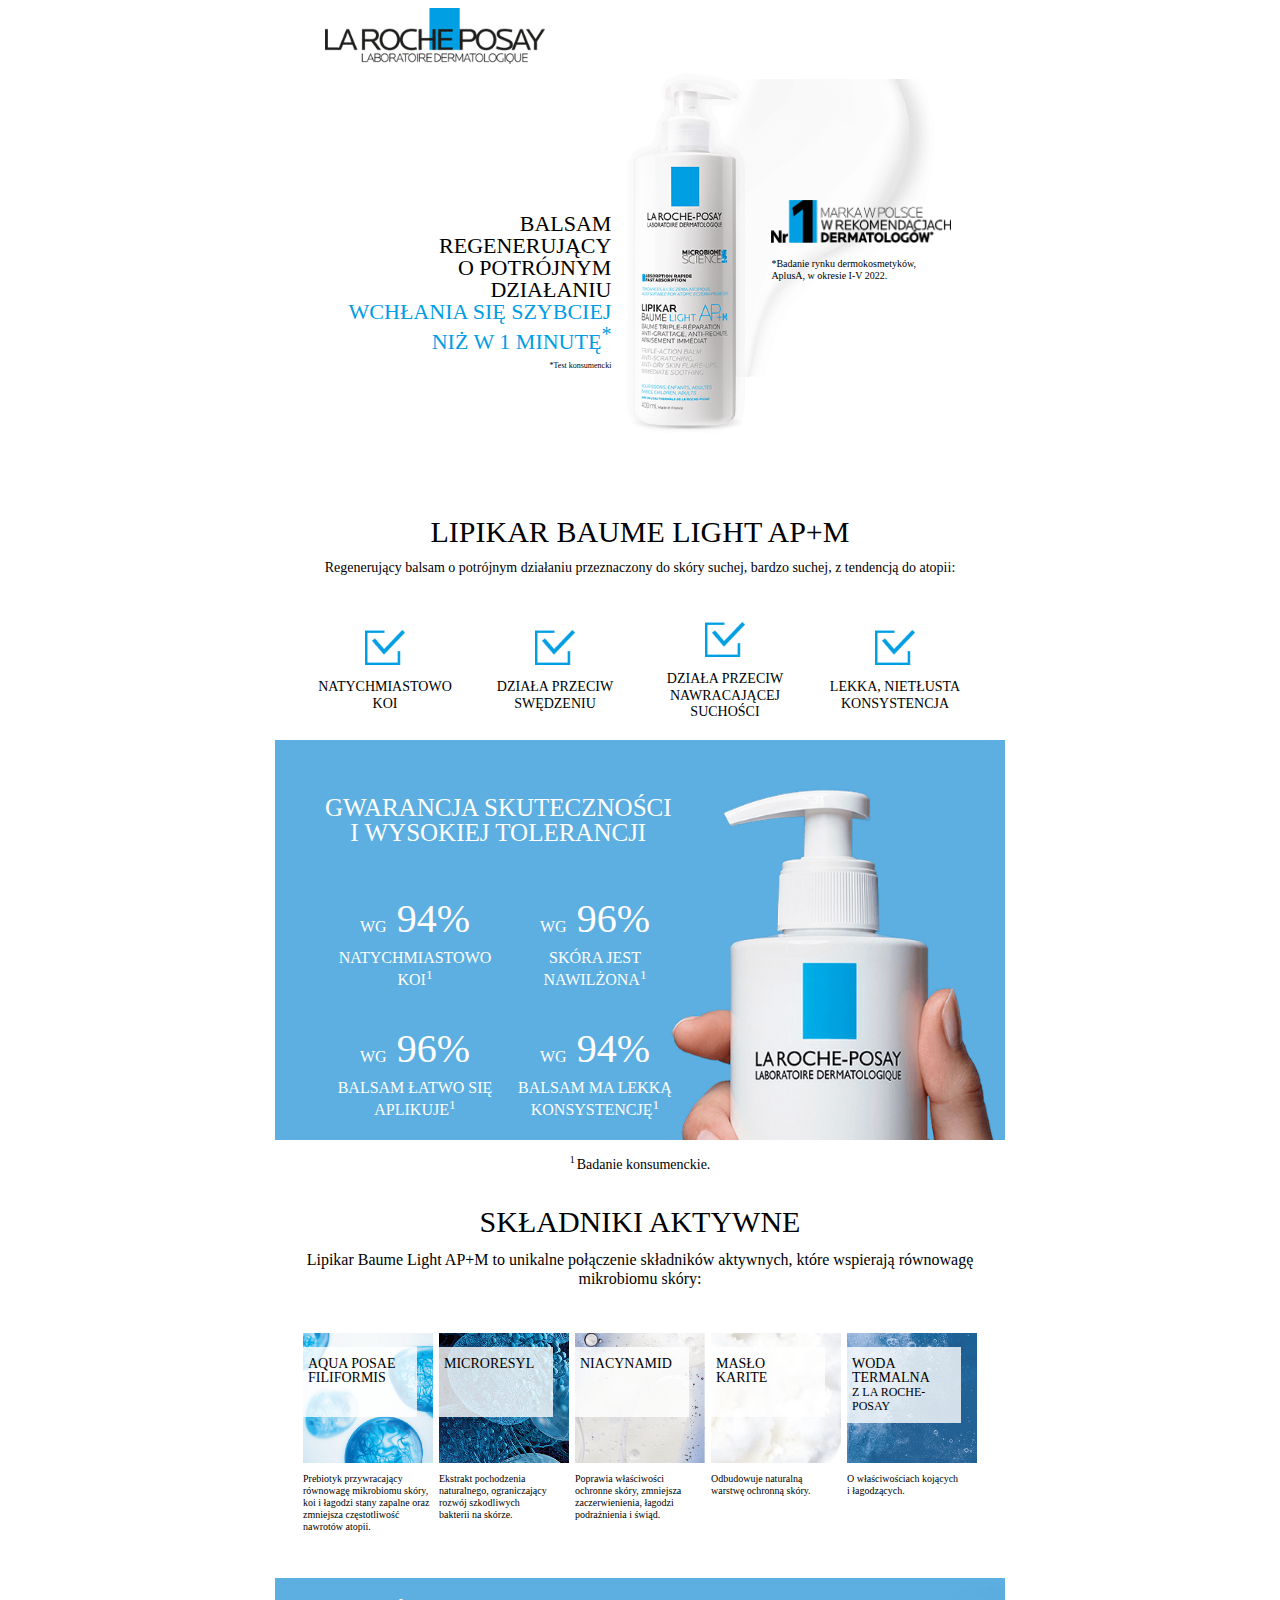
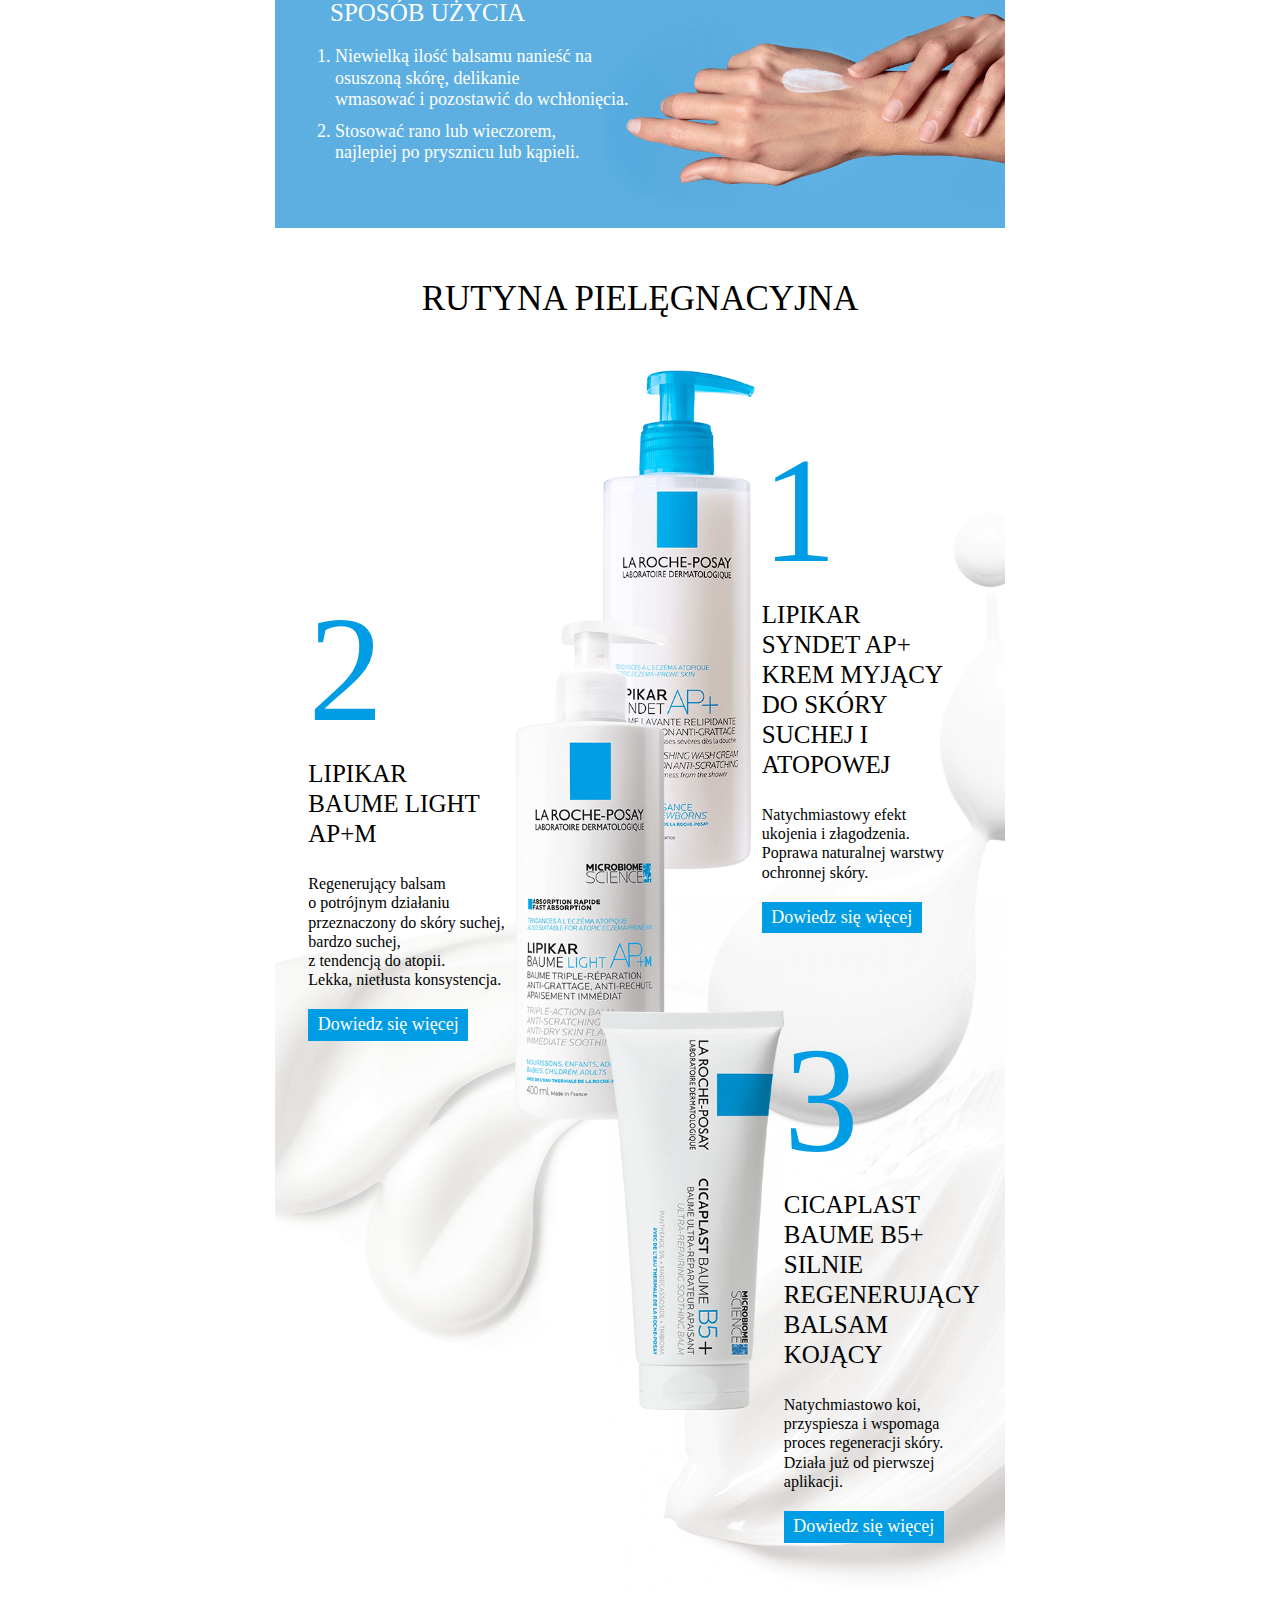
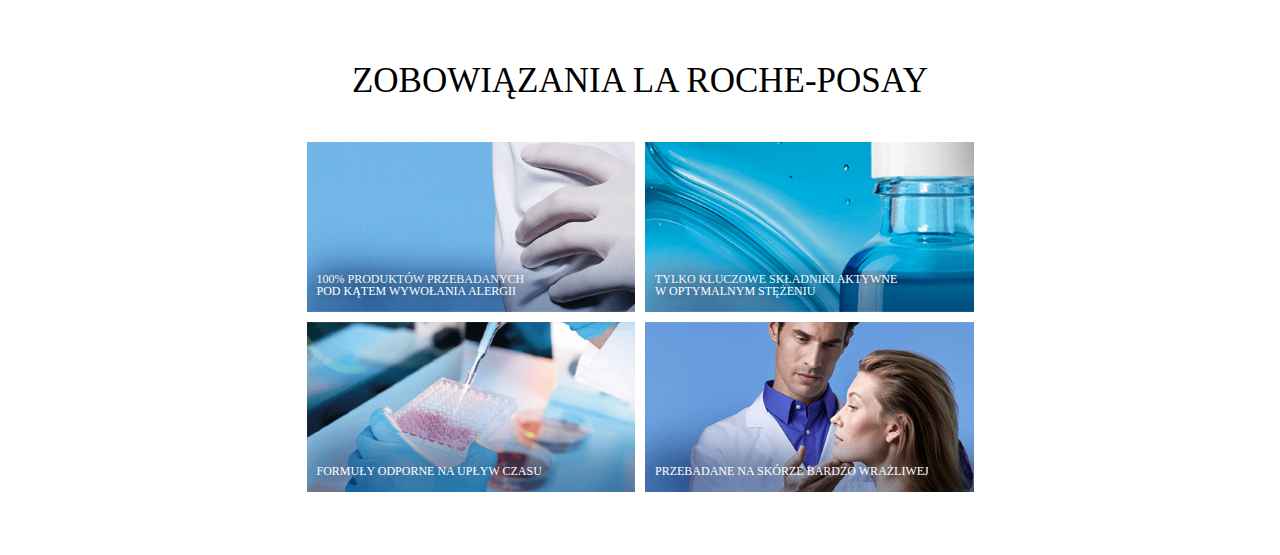
<file: 3337875803786.html>
<!DOCTYPE html>
<html lang="pl">
<head>
    <meta charset="UTF-8">
    <meta http-equiv="X-UA-Compatible" content="IE=edge">
    <meta name="viewport" content="width=device-width, initial-scale=1.0">
    <title>Lipikar Baume Light AP+M</title>
    <link rel="stylesheet" href="./3337875803786/style/style.css">
</head>
<body>
    <div id="es-loreal" class="es-loreal">

        <div class="es-kv">
            <img class="es-kv__brand" src="./3337875803786/images/la-roche-posay-logo.png" alt="">
            <div class="es-kv__content">
                <div class="es-kv__text">
                    <p class="es-kv__title">
                        BALSAM <br> REGENERUJĄCY <br> O POTRÓJNYM <br> DZIAŁANIU <br> <span>WCHŁANIA SIĘ SZYBCIEJ <br> NIŻ W 1 MINUTĘ<sup>*</sup></span> 
                    </p>
                    <p class="es-kv__claim">*Test konsumencki</p>
                </div>
                <div class="es-kv__packshot">
                    <img src="./3337875803786/images/kv-packshot.png" alt="Lipikar Sydnet AP+ krem myjący do skóry suchej i atopowej">
                </div>
            </div>
            <div class="es-kv__logo">
                <img src="./3337875803786/images/nr-1-logo.png" alt="">
                <p class="es-kv__claim es-kv__claim--logo">*Badanie rynku dermokosmetyków, AplusA, w okresie I-V 2022.</p>
            </div>
        </div>

        <div class="es-effects">
            <p class="es-effects__title"><strong>LIPIKAR</strong> BAUME LIGHT AP+M</p>
            <p class="es-effects__subtitle">Regenerujący balsam o potrójnym działaniu przeznaczony do skóry suchej, 
                bardzo suchej, z tendencją do atopii:</p>
            <div class="es-effects__icons">
                <div class="es-effects__single">
                    <img src="./3337875803786/images/tick-icon.png" alt="">
                    <p class="es-effects__text">natychmiastowo <br> koi </p>
                </div>

                <div class="es-effects__single">
                    <img src="./3337875803786/images/tick-icon.png" alt="">
                    <p class="es-effects__text">działa przeciw <br> swędzeniu</p>
                </div>

                <div class="es-effects__single">
                    <img src="./3337875803786/images/tick-icon.png" alt="">
                    <p class="es-effects__text">działa przeciw <br> nawracającej <br> suchości</p>
                </div>

                <div class="es-effects__single">
                    <img src="./3337875803786/images/tick-icon.png" alt="">
                    <p class="es-effects__text">LEKKA, NIETŁUSTA <br> KONSYSTENCJA</p>
                </div>
            </div>
        </div>

        <div class="es-results">
            <p class="es-results__title"><strong>Gwarancja skuteczności</strong><br> i wysokiej tolerancji</p>
            <div class="es-results__content">
                <div class="es-results__single">
                    <p class="es-results__percent"> <span>wg</span>
                        94%</p>
                    <p class="es-results__text">NATYCHMIASTOWO KOI<sup>1</sup></p>
                </div>
                <div class="es-results__single">
                    <p class="es-results__percent"> <span>wg</span>
                        96%</p>
                    <p class="es-results__text">SKÓRA JEST NAWILŻONA<sup>1</sup></p>
                </div>
            </div>
            <div class="es-results__content">
                <div class="es-results__single">
                    <p class="es-results__percent"> <span>wg</span>
                        96%</p>
                    <p class="es-results__text">balsam łatwo się <br> aplikuje<sup>1</sup></p>
                </div>
                <div class="es-results__single">
                    <p class="es-results__percent"> <span>wg</span>
                        94%</p>
                    <p class="es-results__text">balsam ma lekką <br> konsystencję<sup>1</sup></p>
                </div>
            </div>
        </div>
        <div class="es-results-badanie">
            <p> <sup>1</sup>Badanie konsumenckie.</p>
        </div>

        <div class="es-ingr">
            <p class="es-ingr__title">składniki aktywne</p>
         
            <div class="es-ingr__text">
                Lipikar Baume Light AP+M to unikalne połączenie składników aktywnych, 
                które wspierają równowagę mikrobiomu skóry:

            </div>
            <div class="es-ingr__container">
                <div class="es-ingr__single">
                    <div class="es-ingr__main es-ingr__main--1">
                        <p class="es-ingr__name"><strong>aqua posae <br> FILIFORMIS</strong>
                       
                        </p>
                    </div>
                    <p class="es-ingr__desc">
                        Prebiotyk przywracający <br> równowagę mikrobiomu skóry,
                        koi i łagodzi stany zapalne
                        oraz zmniejsza częstotliwość nawrotów atopii.
                    </p>
                </div>

                <div class="es-ingr__single">
                    <div class="es-ingr__main es-ingr__main--2">
                        <p class="es-ingr__name"><strong>microresyl</strong>

                        </p>
                    </div>
                    <p class="es-ingr__desc">
                        Ekstrakt pochodzenia <br> naturalnego, 
                        ograniczający <br> rozwój szkodliwych bakterii&nbsp;na&nbsp;skórze.
                    </p>
                </div>

                <div class="es-ingr__single">
                    <div class="es-ingr__main es-ingr__main--3">
                        <p class="es-ingr__name"><strong>niacynamid</strong>
                        </p>
                    </div>
                    <p class="es-ingr__desc">
                        Poprawia właściwości <br> ochronne skóry, 
                        zmniejsza zaczerwienienia, łagodzi podrażnienia&nbsp;i&nbsp;świąd.
                    </p>
                </div>

                <div class="es-ingr__single">
                    <div class="es-ingr__main es-ingr__main--4">
                        <p class="es-ingr__name"><strong>masło <br>karite</strong>
                        </p>
                    </div>
                    <p class="es-ingr__desc">
                        Odbudowuje naturalną <br> warstwę ochronną skóry.
                    </p>
                </div>

                <div class="es-ingr__single">
                    <div class="es-ingr__main es-ingr__main--5">
                        <p class="es-ingr__name"><strong>woda <br> termalna</strong>
                        <br> <span>z la roche-posay</span>
                        </p>
                    </div>
                    <p class="es-ingr__desc">O właściwościach kojących <br>
                        i łagodzących.</p>
                </div>
            </div>
        </div>

        <div class="es-use">
            <div class="es-use__content">
                <p class="es-use__title">sposób użycia</p>
                <ol class="es-use__list">
                    <li>Niewielką ilość balsamu nanieść&nbsp;na osuszoną skórę, 
                        delikanie wmasować&nbsp;i&nbsp;pozostawić do wchłonięcia.</li>
                    <li>Stosować rano lub wieczorem, najlepiej&nbsp;po&nbsp;prysznicu lub kąpieli.</li>
                </ol>
            </div>
        </div>
        <div class="es-cross__mainTitle"><p>rutyna <strong>pielęgnacyjna</strong></p></div>
        <div class="es-cross">
            <div class="es-cross__single es-cross__single--1">
                <img src="./3337875803786/images/cross-1.png" alt="Lipikar Sydnet AP+ krem myjący do skóry suchej i atopowej">
                <div class="es-cross__content">
                    <p class="es-cross__number">1</p>
                    <p class="es-cross__name"><strong>LIPIKAR SYNDET AP+ </strong> <br> 
                        KREM MYJĄCY DO SKÓRY SUCHEJ
                        I ATOPOWEJ</p>
                    <p class="es-cross__desc">
                        Natychmiastowy efekt ukojenia i złagodzenia. 
                        Poprawa naturalnej warstwy ochronnej skóry. 
                    </p>
                    <a href="https://www.superpharm.pl/la-roche-posay-lipikar-syndet-ap-1308-400-ml-120093.html" target="_blank" class="es-cross__link">Dowiedz się więcej</a>
                </div>
            </div>

            <div class="es-cross__single es-cross__single--2">
                <div class="es-cross__content">
                    <p class="es-cross__number">2</p>
                    <p class="es-cross__name"><strong>LIPIKAR</strong> <br>baume light <br> AP+M</p>
                    <p class="es-cross__desc">
                        Regenerujący balsam <br>
                        o potrójnym działaniu przeznaczony 
                        do skóry suchej, bardzo suchej, <br>
                        z tendencją do atopii. <br>
                        Lekka, nietłusta konsystencja.
                    </p>
                    <a href="https://www.superpharm.pl/la-roche-posay-lipikar-baume-light-ap-m-38314-400-ml-169583.html" target="_blank" class="es-cross__link">Dowiedz się więcej</a>
                </div>
                <img src="./3337875803786/images/cross-2.png" alt="Regenerujący balsam Lipikar baume light AP+M">
            </div>

            <div class="es-cross__single es-cross__single--3">
                <img src="./3337875803786/images/cross-3.png" alt="Cicaplast baume B5+ silnie regenerujący balsam kojący">
                <div class="es-cross__content">
                    <p class="es-cross__number">3</p>
                    <p class="es-cross__name"><strong>CICAPLAST <br>
                        baume B5+</strong> <br>
                        SILNIE <br>
                        REGENERUJĄCY <br>
                        BALSAM KOJĄCY</p>
                    <p class="es-cross__desc">
                        Natychmiastowo koi, przyspiesza i wspomaga 
                        proces regeneracji skóry. Działa już od pierwszej aplikacji.
                    </p>
                    <a href="https://www.superpharm.pl/la-roche-posay-cicaplast-b5-34748-100-ml-163776.html" target="_blank" class="es-cross__link">Dowiedz się więcej</a>
                </div>
            </div>
        </div>

        <div class="es-obligations">
            <p class="es-obligations__title es-obligations__title--desktop">zobowiązania <strong>la roche-posay</strong></p>
            <p class="es-obligations__title es-obligations__title--mobile">zobowiązania <br> <strong>la roche-posay</strong></p>
            <div class="es-obligations__ctn">
                <div class="es-obligations__single es-obligations__single--1">
                    <p class="es-obligations__text">
                        100% produktów przebadanych <br> pod kątem wywołania alergii
                    </p>
                </div>
                <div class="es-obligations__single es-obligations__single--2">
                    <p class="es-obligations__text">
                        tylko kluczowe składniki aktywne <br> w optymalnym stężeniu
                    </p>
                </div>
            </div>

            <div class="es-obligations__ctn">
                <div class="es-obligations__single es-obligations__single--3">
                    <p class="es-obligations__text">
                        formuły odporne na upływ czasu
                    </p>
                </div>
                <div class="es-obligations__single es-obligations__single--4">
                    <p class="es-obligations__text">
                        przebadane na skórze bardzo wrażliwej
                    </p>
                </div>
            </div>

        </div>
    </div>
</body>
</html>
</file>
<file: 3337875803786/style/style.css>
/* Locator Light */
@font-face {
  font-family: "Locator Light";
  src:  url("https://estorelabs.github.io/es-hosting/fonts/Locator/LocatorLight.woff2") format("woff2"),
        url("https://estorelabs.github.io/es-hosting/fonts/Locator/LocatorLight.woff") format("woff");
  font-weight: 200;
  font-style: normal;
  font-display: swap;
}
/* Locator Web Medium */
@font-face {
  font-family: "Locator Medium";
  src:  url("https://estorelabs.github.io/es-hosting/fonts/Locator/LocatorMedium.woff2") format("woff2"), 
        url("https://estorelabs.github.io/es-hosting/fonts/Locator/LocatorMedium.woff") format("woff");
  font-weight: 400;
  font-style: normal;
  font-display: swap;
}
@-webkit-keyframes slidedown {
  from {
    opacity: 0;
    transform: translateY(-32px);
  }
  to {
    opacity: 1;
    transform: translateY(0);
  }
}
@keyframes slidedown {
  from {
    opacity: 0;
    transform: translateY(-32px);
  }
  to {
    opacity: 1;
    transform: translateY(0);
  }
}
@-webkit-keyframes slideright {
  from {
    opacity: 0.3;
    transform: translateX(-100px);
  }
  to {
    opacity: 1;
    transform: translateX(0);
  }
}
@keyframes slideright {
  from {
    opacity: 0.3;
    transform: translateX(-100px);
  }
  to {
    opacity: 1;
    transform: translateX(0);
  }
}
@-webkit-keyframes slideleft {
  from {
    opacity: 0.3;
    transform: translateX(100px);
  }
  to {
    opacity: 1;
    transform: translateX(0);
  }
}
@keyframes slideleft {
  from {
    opacity: 0.3;
    transform: translateX(100px);
  }
  to {
    opacity: 1;
    transform: translateX(0);
  }
}
#es-loreal.es-loreal img {
  max-width: 100%;
}

#es-loreal.es-loreal strong {
  font-family: "Locator Medium";
}

#es-loreal.es-loreal {
  /* font-family: "Locator Light", Tahoma, Geneva, Verdana, sans-serif; */
  font-family: "Locator Light";
  font-size: 18px;
  font-weight: 200;
  line-height: 1.2;
  max-width: 730px;
  margin: 0 auto;
  padding: 0;
  overflow: hidden;
  color: #000;
  background: #fff;
}
#es-loreal.es-loreal .es-kv {
  padding: 20px;
  display: flex;
  flex-wrap: wrap;
  justify-content: center;
  align-items: center;
  background-image: url(/3337875803786/images//kv-bg.png);
  background-repeat: no-repeat;
  background-size:58%;
  background-position: 120% 40%;
  position: relative;
}
#es-loreal.es-loreal .es-kv__brand {
  position: absolute;
  top: 0;
  left: 50px;
  -webkit-animation: slidedown 0.6s ease forwards;
          animation: slidedown 0.6s ease forwards;
  -webkit-animation-delay: 0.3s;
          animation-delay: 0.3s;
  max-width: 220px;
}
#es-loreal.es-loreal .es-kv__content {
  display: flex;
  flex-wrap: wrap;
  justify-content: center;
  align-items: center;
  padding: 20px;
  min-width: 250px;
  -webkit-animation: slideright 0.6s ease forwards;
          animation: slideright 0.6s ease forwards;
}
#es-loreal.es-loreal .es-kv__text {
  text-align: right;
  padding-right: 10px;
}
#es-loreal.es-loreal .es-kv__title {
  font-size: 22px;
  line-height: 1;
  text-transform: uppercase;
  margin-top: 100px;
  margin-bottom: 0;
}
#es-loreal.es-loreal .es-kv__title span {
  color: #009de5;
}
#es-loreal.es-loreal .es-kv__title sup {
  font-size: 20px;
}
#es-loreal.es-loreal .es-kv__logo {
  -webkit-animation: slideleft 0.6s ease forwards;
          animation: slideleft 0.6s ease forwards;
  max-width: 180px;
}
#es-loreal.es-loreal .es-kv__claim {
  font-size: 8px;
  /* margin-top: 15px; */
}
#es-loreal.es-loreal .es-kv__claim--logo {
  font-size: 10px;
}
#es-loreal.es-loreal .es-kv__packshot {
  margin-top: 20px;
  transition: 0.4s ease-in-out;
}
#es-loreal.es-loreal .es-kv__packshot img {
  width: 130px;
}
#es-loreal.es-loreal .es-kv:hover .es-kv__packshot {
  transform: scale(1.1);
}
#es-loreal.es-loreal .es-effects__title {
  font-size: 30px;
  text-align: center;
  text-transform: uppercase;
  margin-bottom: 10px;
}
#es-loreal.es-loreal .es-effects__subtitle {
  font-size: 14px;
  text-align: center;
  margin-top: 0;
  padding-top: 0;
  margin-bottom: 40px;
}
#es-loreal.es-loreal .es-effects__icons {
  display: flex;
  flex-wrap: wrap;
  justify-content: center;
  align-items: center;
}
#es-loreal.es-loreal .es-effects__single {
  display: flex;
  flex-direction: column;
  justify-content: flex-start;
  align-items: center;
  width: 150px;
  /* height: 150px; */
  margin: 5px 10px;
}
#es-loreal.es-loreal .es-effects__single img {
  width: 40px;
}
#es-loreal.es-loreal .es-effects__text {
  text-align: center;
  font-size: 14px;
  text-transform: uppercase;
  font-family: "Locator Medium";
}
#es-loreal.es-loreal .es-results {
  padding: 30px 50px;
  background-image: url(/3337875803786/images/results-bg.png);
  background-repeat: no-repeat;
  background-position: right;
  background-size: cover;
  color: #fff;
  display: flex;
  flex-direction: column;
  align-items: flex-start;
  justify-content: center;
  position: relative;
}
#es-loreal.es-loreal .es-results__title {
  text-align: center;
  text-transform: uppercase;
  font-size: 25px;
  font-weight: lighter;
  line-height: 1;
  margin-bottom: 5px;
}
#es-loreal.es-loreal .es-results__content {
  display: flex;
  flex-wrap: wrap;
  justify-content: center;
  align-items: center;
  margin-bottom: 20px;
}
#es-loreal.es-loreal .es-results__single {
  display: flex;
  flex-direction: column;
  justify-content: flex-start;
  align-items: center;
  width: 160px;
  height: 100px;
  margin: 5px 10px;
}
#es-loreal.es-loreal .es-results__percent {
  /* font-weight: bold; */
  font-family: "Locator Medium";
  margin-bottom: 5px;
  font-size: 40px;
}
#es-loreal.es-loreal .es-results__percent span {
  font-weight: lighter;
  font-size: 16px;
  text-transform: uppercase;
}
#es-loreal.es-loreal .es-results__text {
  margin-top: 0;
  font-size: 16px;
  text-transform: uppercase;
  font-weight: normal;
  text-align: center;
}
#es-loreal.es-loreal .es-results-badanie {
  text-align: center;
  width: 100%;
  font-size: 14px;
}
#es-loreal.es-loreal .es-results-badanie sup {
  margin-right: 2px;
  font-size: 10px;
}
#es-loreal.es-loreal .es-ingr__title {
  text-align: center;
  text-transform: uppercase;
  font-family: "Locator Medium";
  /* font-weight: bold; */
  font-size: 30px;
  margin-bottom: 0;
}
#es-loreal.es-loreal .es-ingr__text {
  padding: 20px;
  font-size: 16px;
  margin-top: -10px;
  margin-bottom: 20px;
  text-align: center;
}
#es-loreal.es-loreal .es-ingr__container {
  display: flex;
  flex-wrap: wrap;
  justify-content: center;
  align-items: center;
}
#es-loreal.es-loreal .es-ingr__single {
  display: flex;
  flex-direction: column;
  justify-content: flex-start;
  align-items: flex-start;
  width: 130px;
  min-height: 240px;
  margin: 5px 3px;
  position: relative;
}
#es-loreal.es-loreal .es-ingr__main {
  width: 130px;
  height: 130px;
  background-repeat: no-repeat;
  background-position: center;
  background-size: cover;
}
#es-loreal.es-loreal .es-ingr__main--1 {
  background-image: url(/3337875803786/images/ingr-1.png);
}
#es-loreal.es-loreal .es-ingr__main--2 {
  background-image: url(/3337875803786/images/ingr-2.png);
}
#es-loreal.es-loreal .es-ingr__main--3 {
  background-image: url(/3337875803786/images/ingr-3.png);
}
#es-loreal.es-loreal .es-ingr__main--4 {
  background-image: url(/3337875803786/images/ingr-4.png);
}
#es-loreal.es-loreal .es-ingr__main--5 {
  background-image: url(/3337875803786/images/ingr-5.png);
}
#es-loreal.es-loreal .es-ingr__name {
  text-transform: uppercase;
  line-height: 1;
  padding: 10px 5px;
  background-color: rgba(255, 255, 255, 0.8);
  width: 80%;
  min-height: 50px;
  font-size: 14px;
  transition: 0.4s ease-in-out;
}
#es-loreal.es-loreal .es-ingr__name span {
  font-size: 12px;
}
#es-loreal.es-loreal .es-ingr__desc {
  font-size: 10px;
}
#es-loreal.es-loreal .es-ingr__single:hover .es-ingr__name {
  background-color: rgb(255, 255, 255);
}
#es-loreal.es-loreal .es-use {
  min-height: 250px;
  background-image: url(/3337875803786/images/use-bg.png);
  background-repeat: no-repeat;
  background-size: cover;
  background-position: right;
}
#es-loreal.es-loreal .es-use__content {
  max-width: 49%;
  color: #fff;
  padding: 20px;
}
#es-loreal.es-loreal .es-use__title {
  text-transform: uppercase;
  font-family: "Locator Medium";
  font-size: 25px;
  /* font-weight: bold; */
  margin: 0 35px;
}

#es-loreal.es-loreal .es-use__list li::marker {
font-family: "Locator Medium";
}
#es-loreal.es-loreal .es-use__list li {
  margin-bottom: 10px;
}
/* #es-loreal.es-loreal .es-use ol {
  counter-reset: counter;
}
#es-loreal.es-loreal .es-use li {
  margin: 20px 0;
  counter-increment: counter;
  list-style: none;
}
#es-loreal.es-loreal .es-use li::before {
  content: counter(counter) ".";
  font-family: "Locator Medium";
  font-size: 16px;
  margin-right: 8px;
  line-height: 1;
} */
#es-loreal.es-loreal .es-cross {
  margin: 50px 0;
  background-image: url(/3337875803786/images/cross-bg.png);
  background-repeat: no-repeat;
  background-size: 100%;
  background-position: 40% 80%;
  padding: 20px;
  display: flex;
  flex-direction: column;
  justify-content: center;
  align-items: flex-end;
  position: relative;
  min-height: 1200px;
}
#es-loreal.es-loreal .es-cross :nth-child(2) {
  align-self: flex-start;
}
#es-loreal.es-loreal .es-cross__mainTitle {
  color: #000;
  text-transform: uppercase;
  text-align: center;
  margin: 50px;
  font-size: 35px;
}
#es-loreal.es-loreal .es-cross__single {
  display: flex;
  justify-content: space-around;
  align-items: center;
  width: 50%;
  max-height: 400px;
  position: absolute;
}
#es-loreal.es-loreal .es-cross__single img {
  max-width: 100%;
  max-height: 100%;
  height: 400px;
  transition: 0.4s ease-in-out;
}
#es-loreal.es-loreal .es-cross__single--1 {
  top: 50px;
  right: 40px;
}
#es-loreal.es-loreal .es-cross__single--1 img {
  min-height: 500px;
}
#es-loreal.es-loreal .es-cross__single--2 {
  top: 250px;
  left: 30px;
}
#es-loreal.es-loreal .es-cross__single--2 img {
  min-height: 500px;
}
#es-loreal.es-loreal .es-cross__single--3 {
  bottom: 200px;
  right: 40px;
}
#es-loreal.es-loreal .es-cross__content {
  max-width: 200px;
}
#es-loreal.es-loreal .es-cross__name {
  text-transform: uppercase;
  font-size: 25px;
  margin-top: 0;
  padding-top: 0;
}
#es-loreal.es-loreal .es-cross__number {
  color: #009de5;
  font-family: "Locator Medium";
  /* font-weight: bold; */
  font-size: 150px;
  margin: 0;
  padding: 0;
}
#es-loreal.es-loreal .es-cross__desc {
  font-size: 16px;
}
#es-loreal.es-loreal .es-cross__link {
  padding: 5px;
  display: block;
  text-align: center;
  width: 150px;
  background-color: #009de5;
  color: #fff;
  text-decoration: none;
  margin: 20px 0;
  transition: 0.5s ease;
}
#es-loreal.es-loreal .es-cross__single:hover img {
  transform: scale(1.05);
}
#es-loreal.es-loreal .es-cross__single:hover .es-cross__link {
  color: #009de5;
  background-color: #fff;
  outline: 2.5px solid #009de5;
}
#es-loreal.es-loreal .es-obligations {
  margin: 50px 0;
}
#es-loreal.es-loreal .es-obligations__title {
  text-align: center;
  text-transform: uppercase;
  font-size: 35px;
}
#es-loreal.es-loreal .es-obligations__title--desktop {
  display: block;
}
#es-loreal.es-loreal .es-obligations__title--mobile {
  display: none;
}
#es-loreal.es-loreal .es-obligations__ctn {
  display: flex;
  flex-wrap: wrap;
  justify-content: center;
  align-items: center;
}
#es-loreal.es-loreal .es-obligations__single {
  width: 45%;
  min-width: 300px;
  height: 170px;
  background-repeat: no-repeat;
  background-size: cover;
  display: flex;
  align-items: flex-end;
  margin: 5px;
}
#es-loreal.es-loreal .es-obligations__single--1 {
  background-image: url(/3337875803786/images/obligations-bg-1.png);
}
#es-loreal.es-loreal .es-obligations__single--2 {
  background-image: url(/3337875803786/images/obligations-bg-2.png);
}
#es-loreal.es-loreal .es-obligations__single--3 {
  background-image: url(/3337875803786/images/obligations-bg-3.png);
}
#es-loreal.es-loreal .es-obligations__single--4 {
  background-image: url(/3337875803786/images/obligations-bg-4.png);
}
#es-loreal.es-loreal .es-obligations__text {
  color: #fff;
  text-transform: uppercase;
  text-shadow: 2px -1px 19px rgb(66, 68, 90);
  padding: 10px;
  font-family: "Locator Medium";
  line-height: 1;
  margin-bottom: 5px;
  font-size: 12px;
}
#es-loreal.es-loreal .es-footer {
  margin: 50px 0;
}
#es-loreal.es-loreal .es-footer__text {
  text-align: center;
  margin: 0;
  font-size: 12px;
}

@media screen and (max-width: 700px) {
  #es-loreal.es-loreal .es-kv {
    background-position: 40% 0%;
    background-size: cover;
  }
  #es-loreal.es-loreal .es-ingr__text {
    text-align: center;
  }
  #es-loreal.es-loreal .es-cross {
    background-image: none;
  }
  #es-loreal.es-loreal .es-cross__single {
    position: static;
    width: 100%;
  }
  #es-loreal.es-loreal .es-cross__single--1 {
    top: 50px;
    right: 80px;
  }
  #es-loreal.es-loreal .es-cross__single--1 img {
    min-height: 300px;
  }
  #es-loreal.es-loreal .es-cross__single--2 {
    top: 250px;
    left: 30px;
  }
  #es-loreal.es-loreal .es-cross__single--2 img {
    min-height: 300px;
  }
  #es-loreal.es-loreal .es-cross__single--3 {
    bottom: 100px;
    right: 80px;
  }
  #es-loreal.es-loreal .es-cross__single--3 img {
    max-height: 250px;
  }
  #es-loreal.es-loreal .es-cross__number {
    font-size: 100px;
  }
  #es-loreal.es-loreal .es-cross__name {
    font-size: 20px;
  }
  #es-loreal.es-loreal .es-obligations__single {
    width: 300px;
    height: 150px;
  }
}
@media screen and (max-width: 600px) {
  #es-loreal.es-loreal .es-kv {
    flex-direction: column;
    align-content: center;
    padding: 10px;
  }
  #es-loreal.es-loreal .es-kv__brand {
    width: 200px;
    position: absolute;
    top: 0;
    left: 25%;
    margin: 0 auto;
  }
  #es-loreal.es-loreal .es-kv__content {
    margin-top: 20px;
    width: -webkit-min-content;
    width: -moz-min-content;
    width: min-content;
    padding: 5px;
    min-width: 300px;
    flex-direction: row;
    flex-wrap: nowrap;
  }
  #es-loreal.es-loreal .es-kv__title {
    font-size: 16px;
    text-align: right;
  }
  #es-loreal.es-loreal .es-kv__claim {
    text-align: right;
  }
  #es-loreal.es-loreal .es-kv__packshot img {
    width: 70px;
  }
  #es-loreal.es-loreal .es-use__content {
    max-width: 100%;
  }
  #es-loreal.es-loreal .es-obligations__single {
    width: 80%;
  }
  #es-loreal.es-loreal .es-obligations__title--desktop {
    display: none;
  }
  #es-loreal.es-loreal .es-obligations__title--mobile {
    display: block;
  }
}
@media screen and (max-width: 450px) {
  #es-loreal.es-loreal .es-results {
    background-position: center;
  }
  #es-loreal.es-loreal .es-use {
    background-image: none;
    background-color: #009de5;
  }
  #es-loreal.es-loreal .es-ingr__desc {
    font-size: 12px;
  }
  #es-loreal.es-loreal .es-cross {
    background-image: none;
  }
  #es-loreal.es-loreal .es-cross__mainTitle {
    font-size: 25px;
  }
  #es-loreal.es-loreal .es-cross__single {
    padding: 20px 0;
    position: static;
    width: 100%;
  }
  #es-loreal.es-loreal .es-cross__single img {
    height: 230px;
    margin-right: 10px;
  }
  #es-loreal.es-loreal .es-cross__number {
    font-size: 80px;
  }
  #es-loreal.es-loreal .es-cross__name {
    font-size: 18px;
  }
  #es-loreal.es-loreal .es-cross__link {
    font-size: 16px;
  }
  #es-loreal.es-loreal .es-obligations__title {
    font-size: 30px;
  }
  #es-loreal.es-loreal .es-obligations__title--desktop {
    display: none;
  }
  #es-loreal.es-loreal .es-obligations__title--mobile {
    display: block;
  }
}/*# sourceMappingURL=style.css.map */
</file>
